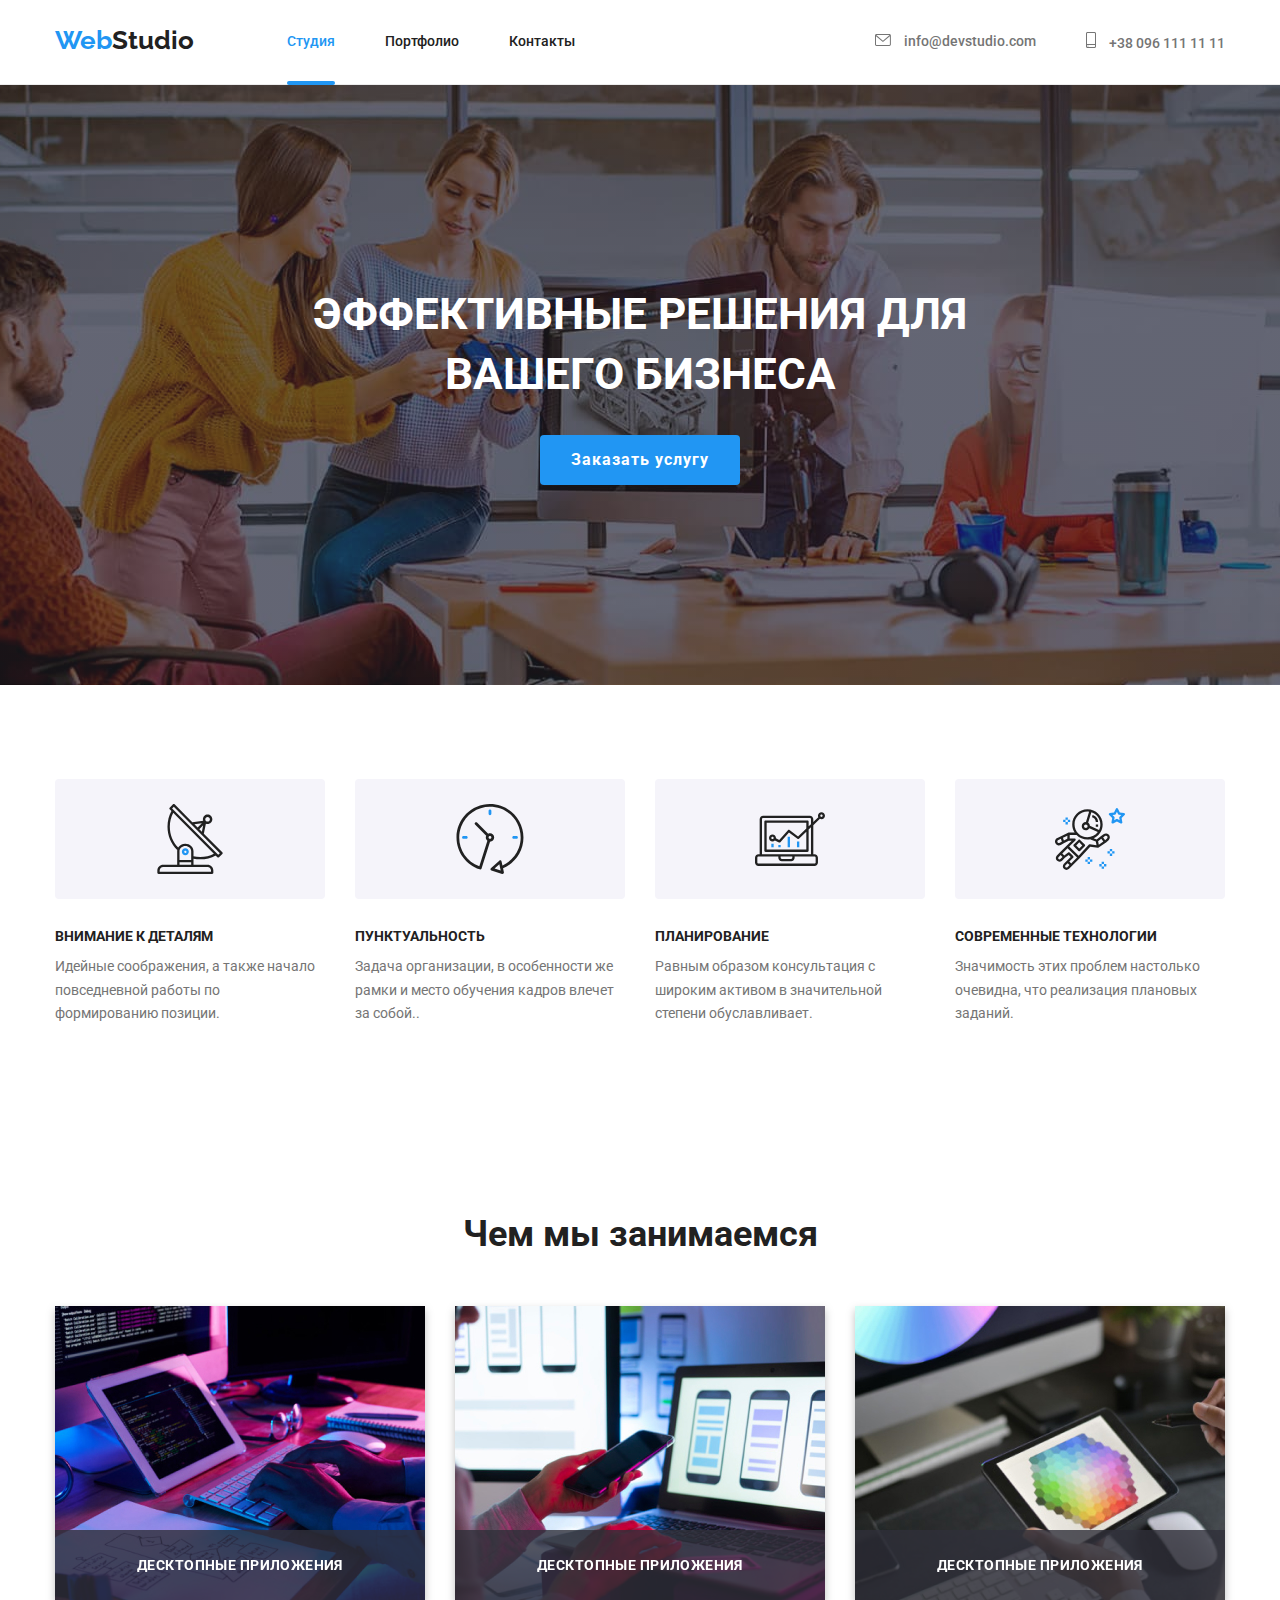
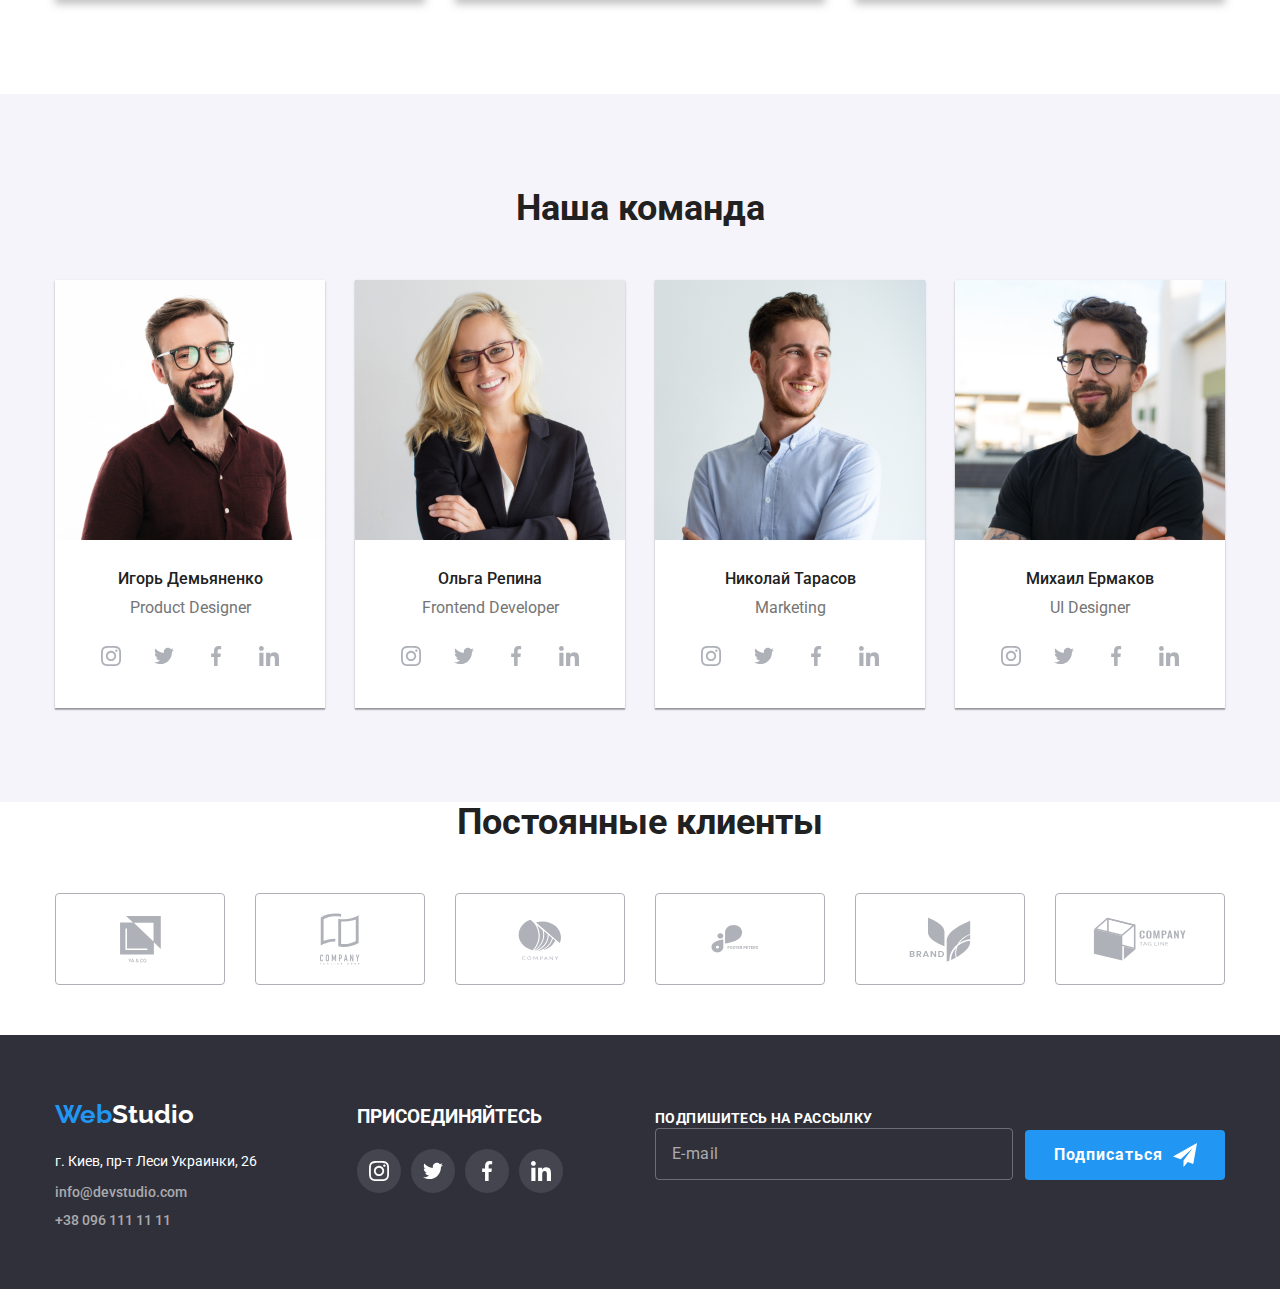
<file: index.html>
<!DOCTYPE html>
<html lang="ru">
  <head>
    <meta charset="UTF-8" />
    <meta http-equiv="X-UA-Compatible" content="IE=edge" />
    <meta name="viewport" content="width=device-width, initial-scale=1.0" />
    <link rel="preconnect" href="https://fonts.gstatic.com" />
    <title>WebStudio</title>
    <link
      href="https://fonts.googleapis.com/css2?family=Raleway:wght@700&family=Roboto:wght@400;500;700;900&display=swap"
      rel="stylesheet"
    />
    <link
      rel="stylesheet"
      href="https://cdnjs.cloudflare.com/ajax/libs/modern-normalize/1.0.0/modern-normalize.min.css"
    />
    <link rel="stylesheet" href="css/main.min.css" />
  </head>
  <body>
    <!--Шапка-->
    <header class="header">
      <div class="container header__container">
        <nav class="site-nav">
          <a href="./index.html" class="logo header__logo">
            <span class="logo__part">Web</span>
            Studio
          </a>

          <ul class="site-nav__list">
            <li class="site-nav__item">
              <a class="site-nav__link site-nav__link--active" href="">Студия</a>
            </li>
            <li class="site-nav__item">
              <a class="site-nav__link" href="./portfolio.html">Портфолио</a>
            </li>
            <li class="site-nav__item">
              <a class="site-nav__link" href="">Контакты</a>
            </li>
          </ul>
        </nav>

        <ul class="contact__list">
          <li class="contact__item">
            <a class="contact__link" href="mailto:info@devstudio.com">
              <svg class="contact__icon" width="16" height="12">
                <use href="./images/symbol-defs.svg#icon-envelope"></use>
              </svg>
              info@devstudio.com
            </a>
          </li>
          <li class="contact__item">
            <a class="contact__link" href="tel:+380961111111">
              <svg class="contact__icon" width="10" height="16">
                <use href="./images/symbol-defs.svg#icon-smartphone"></use>
              </svg>
              +38 096 111 11 11
            </a>
          </li>
        </ul>
      </div>
    </header>

    <main>
      <!--Герой-->
      <section class="hero">
        <div class="container">
          <h1 class="hero__title">Эффективные решения для вашего бизнеса</h1>

          <button type="button" class="button order-button" data-modal-open>
            Заказать услугу
          </button>
        </div>
      </section>

      <!--Преимущества-->

      <section class="section ">
        <div class="container">
          <h2 class="visually-hidden" class="advantages__title">Наши Преимущества</h2>
          <ul class="advantages__list">
            <li class="advantages__item">
              <div class="advantages__thumb">
                <svg width="70" height="70">
                  <use href="./images/symbol-defs.svg#icon-antenna"></use>
                </svg>
              </div>
              <h3 class="advantages-list__title">Внимание к деталям</h3>
              <p class="advantages-list__text">
                Идейные соображения, а также начало повседневной работы по
                формированию позиции.
              </p>
            </li>
            <li class="advantages__item">
              <div class="advantages__thumb">
                <svg width="70" height="70">
                  <use href="./images/symbol-defs.svg#icon-clock"></use>
                </svg>
              </div>
              <h3 class="advantages-list__title">Пунктуальность</h3>
              <p class="advantages-list__text">
                Задача организации, в особенности же рамки и место обучения
                кадров влечет за собой..
              </p>
            </li>
            <li class="advantages__item">
              <div class="advantages__thumb">
                <svg width="70" height="70">
                  <use href="./images/symbol-defs.svg#icon-diagram"></use>
                </svg>
              </div>
              <h3 class="advantages-list__title">Планирование</h3>
              <p class="advantages-list__text">
                Равным образом консультация с широким активом в значительной
                степени обуславливает.
              </p>
            </li>
            <li class="advantages__item">
              <div class="advantages__thumb">
                <svg width="70" height="70">
                  <use href="./images/symbol-defs.svg#icon-astronaut"></use>
                </svg>
              </div>
              <h3 class="advantages-list__title">Современные технологии</h3>
              <p class="advantages-list__text">
                Значимость этих проблем настолько очевидна, что реализация
                плановых заданий.
              </p>
            </li>
          </ul>
        </div>
      </section>

      <!-- О нас -->

      <section class="section">
        <div class="container">
          <h2 class="section-title">Чем мы занимаемся</h2>
          <ul class="about__list">
            <li class="about__item">
              <div class="about__discription">
                <img src="./images/img.jpg" alt="создаем сайты" width="370" />

                <div class="about__box">
                  <h3 class="about__box--title">Десктопные приложения</h3>
                </div>
              </div>
            </li>
            <li class="about__item">
              <div class="about__discription">
                <img
                  src="./images/box2.jpg"
                  alt="оптимизируем под все типы утройств"
                  width="370"
                />
                <div class="about__box">
                  <h3 class="about__box--title">Десктопные приложения</h3>
                </div>
              </div>
            </li>
            <li class="about__item">
              <div class="about__discription">
                <img
                  src="./images/box3.jpg"
                  alt="техподдержка готового продукта"
                  width="370"
                />
                <div class="about__box">
                  <h3 class="about__box--title">Десктопные приложения</h3>
                </div>
              </div>
            </li>
          </ul>
        </div>
      </section>

      <!-- Наша команда -->

      <section class="section team">
        <div class="container">
          <h2 class="section-title">Наша команда</h2>
          <ul class="team__list">
            <li class="team__item">
              <img
                class="team__image"
                src="./images/img1.jpg"
                alt=""
                width="270"
              />
              <div class="team__box">
                <h3 class="team__name">Игорь Демьяненко</h3>
                <p class="team__position">Product Designer</p>
                <ul class="icon-list">
                  <li>
                    <a href="" class="social-links social-links__icon">
                      <svg class="social-icon" width="20" height="20">
                        <use
                          href="./images/symbol-defs.svg#icon-instagram"
                        ></use>
                      </svg>
                    </a>
                  </li>
                  <li>
                    <a href="" class="social-links social-links__icon">
                      <svg class="social-icon" width="20" height="20">
                        <use href="./images/symbol-defs.svg#icon-twitter"></use>
                      </svg>
                    </a>
                  </li>
                  <li>
                    <a href="" class="social-links social-links__icon">
                      <svg class="social-icon" width="20" height="20">
                        <use
                          href="./images/symbol-defs.svg#icon-facebook"
                        ></use>
                      </svg>
                    </a>
                  </li>
                  <li>
                    <a href="" class="social-links social-links__icon">
                      <svg class="social-icon" width="20" height="20">
                        <use
                          href="./images/symbol-defs.svg#icon-linkedin"
                        ></use>
                      </svg>
                    </a>
                  </li>
                </ul>
              </div>
            </li>

            <li class="team__item">
              <img
                class="team__image"
                src="./images/img2.jpg"
                alt=""
                width="270"
              />
              <div class="team__box">
                <h3 class="team__name">Ольга Репина</h3>
                <p class="team__position">Frontend Developer</p>
                <ul class="icon-list">
                  <li>
                    <a href="" class="social-links social-links__icon">
                      <svg class="social-icon" width="20" height="20">
                        <use
                          href="./images/symbol-defs.svg#icon-instagram"
                        ></use>
                      </svg>
                    </a>
                  </li>
                  <li>
                    <a href="" class="social-links social-links__icon">
                      <svg class="social-icon" width="20" height="20">
                        <use href="./images/symbol-defs.svg#icon-twitter"></use>
                      </svg>
                    </a>
                  </li>
                  <li>
                    <a href="" class="social-links social-links__icon">
                      <svg class="social-icon" width="20" height="20">
                        <use
                          href="./images/symbol-defs.svg#icon-facebook"
                        ></use>
                      </svg>
                    </a>
                  </li>
                  <li>
                    <a href="" class="social-links social-links__icon">
                      <svg class="social-icon" width="20" height="20">
                        <use
                          href="./images/symbol-defs.svg#icon-linkedin"
                        ></use>
                      </svg>
                    </a>
                  </li>
                </ul>
              </div>
            </li>

            <li class="team__item">
              <img
                class="team__image"
                src="./images/img3.jpg"
                alt=""
                width="270"
              />
              <div class="team__box">
                <h3 class="team__name">Николай Тарасов</h3>
                <p class="team__position">Marketing</p>

                <ul class="icon-list">
                  <li>
                    <a href="" class="social-links social-links__icon">
                      <svg class="social-icon" width="20" height="20">
                        <use
                          href="./images/symbol-defs.svg#icon-instagram"
                        ></use>
                      </svg>
                    </a>
                  </li>
                  <li>
                    <a href="" class="social-links social-links__icon">
                      <svg class="social-icon" width="20" height="20">
                        <use href="./images/symbol-defs.svg#icon-twitter"></use>
                      </svg>
                    </a>
                  </li>
                  <li>
                    <a href="" class="social-links social-links__icon">
                      <svg class="social-icon" width="20" height="20">
                        <use
                          href="./images/symbol-defs.svg#icon-facebook"
                        ></use>
                      </svg>
                    </a>
                  </li>

                  <li>
                    <a href="" class="social-links social-links__icon">
                      <svg class="social-icon" width="20" height="20">
                        <use
                          href="./images/symbol-defs.svg#icon-linkedin"
                        ></use>
                      </svg>
                    </a>
                  </li>
                </ul>
              </div>
            </li>

            <li class="team__item">
              <img
                class="team__image"
                src="./images/img4.jpg"
                alt=""
                width="270"
              />
              <div class="team__box">
                <h3 class="team__name">Михаил Ермаков</h3>
                <p class="team__position">UI Designer</p>
                <ul class="icon-list">
                  <li>
                    <a href="" class="social-links social-links__icon">
                      <svg class="social-icon" width="20" height="20">
                        <use
                          href="./images/symbol-defs.svg#icon-instagram"
                        ></use>
                      </svg>
                    </a>
                  </li>
                  <li>
                    <a href="" class="social-links social-links__icon">
                      <svg class="social-icon" width="20" height="20">
                        <use href="./images/symbol-defs.svg#icon-twitter"></use>
                      </svg>
                    </a>
                  </li>
                  <li>
                    <a href="" class="social-links social-links__icon">
                      <svg class="social-icon" width="20" height="20">
                        <use
                          href="./images/symbol-defs.svg#icon-facebook"
                        ></use>
                      </svg>
                    </a>
                  </li>
                  <li>
                    <a href="" class="social-links social-links__icon">
                      <svg class="social-icon" width="20" height="20">
                        <use
                          href="./images/symbol-defs.svg#icon-linkedin"
                        ></use>
                      </svg>
                    </a>
                  </li>
                </ul>
              </div>
            </li>
          </ul>
        </div>
      </section>

      <!-- Постояные клиенты -->

      <section>
        <div class="container">
          <h2 class="section-title">Постоянные клиенты</h2>
          <ul class="client__list">
            <li>
              <a href="" class="client__link">
                <svg class="client__icon" width="41" height="46.7">
                  <use href="./images/symbol-defs.svg#icon-first-logo"></use>
                </svg>
              </a>
            </li>
            <li>
              <a href="" class="client__link">
                <svg class="client__icon" width="40" height="52">
                  <use href="./images/symbol-defs.svg#icon-second-logo"></use>
                </svg>
              </a>
            </li>
            <li>
              <a href="" class="client__link">
                <svg class="client__icon" width="43.46" height="41.18">
                  <use href="./images/symbol-defs.svg#icon-third-logo"></use>
                </svg>
              </a>
            </li>
            <li>
              <a href="" class="client__link">
                <svg class="client__icon" width="84.44" height="40.62">
                  <use href="./images/symbol-defs.svg#icon-fourth-logo"></use>
                </svg>
              </a>
            </li>
            <li>
              <a href="" class="client__link">
                <svg class="client__icon" width="62.54" height="45.43">
                  <use href="./images/symbol-defs.svg#icon-fifth-logo"></use>
                </svg>
              </a>
            </li>
            <li>
              <a href="" class="client__link">
                <svg class="client__icon" width="93.79" height="43.93">
                  <use href="./images/symbol-defs.svg#icon-sixth-logo"></use>
                </svg>
              </a>
            </li>
          </ul>
        </div>
      </section>
    </main>

      <!-- Подвал -->
    
      <footer class="color-footer">
      <div class="container">
        <div class="address-footer">
          <a href="./index.html" class="logo">
            <span class="logo__part">Web</span>
            Studio
          </a>
          <address>
            <ul class="footer-contacts">
              <li class="footer-contacts__list">
                <a
                  class=""
                  href="https://goo.gl/maps/qB4iPWVN4ftwvtJb9"
                  target="_blank"
                  rel="noopener noreferrer"
                >
                  <span class="address-text">
                    г. Киев, пр-т Леси Украинки, 26
                  </span>
                </a>
              </li>

              <li class="footer-contacts__list">
                <a class="footer-contacts__link" href="mailto:info@devstudio.com">
                  info@devstudio.com
                </a>
              </li>

              <li class="footer-contacts__list">
                <a class="footer-contacts__link" href="tel:+380961111111">
                  +38 096 111 11 11
                </a>
              </li>
            </ul>
          </address>
        </div>

        <div class="footer-social">
          <h3 class="footer-social__title">Присоединяйтесь</h3>
          <ul class="footer-social__list">
            <li>
              <a href="" class="social-links footer-social__link">
                <svg class="footer-social__icon" width="20" height="20">
                  <use href="./images/symbol-defs.svg#icon-instagram"></use>
                </svg>
              </a>
            </li>
            <li>
              <a href="" class="social-links footer-social__link">
                <svg class="footer-social__icon" width="20" height="20">
                  <use href="./images/symbol-defs.svg#icon-twitter"></use>
                </svg>
              </a>
            </li>
            <li>
              <a href="" class="social-links footer-social__link">
                <svg class="footer-social__icon" width="20" height="20">
                  <use href="./images/symbol-defs.svg#icon-facebook"></use>
                </svg>
              </a>
            </li>
            <li>
              <a href="" class="social-links footer-social__link">
                <svg class="footer-social__icon" width="20" height="20">
                  <use href="./images/symbol-defs.svg#icon-linkedin"></use>
                </svg>
              </a>
            </li>
          </ul>
        </div>

          <!-- Форма "Подпишись" -->

        <form class="footer-form">
          <label>
            <span class="footer-form__title">Подпишитесь на рассылку</span>
            <input
              type="email"
              class="footer-form__input"
              name="sign-up-email"
              placeholder="E-mail"
              required
            />
          </label>
          <button type="submit" class="button footer-form__button">
            Подписаться
            <svg class="footer-form__button_icon" width="24" height="24">
              <use href="./images/symbol-defs.svg#icon-iconsend"></use>
            </svg>
          </button>
        </form>
      </div>
    </footer>

      <!-- Модальное окно -->

    <div class="backdrope is-hidden" data-modal>
      <div class="modal">
        <button data-modal-close class="modal__button">
          <svg class="modal__button_close">
            <use href="./images/symbol-defs.svg#icon-close"></use>
          </svg>
        </button>

<!-- Форма модального окна -->

        <form class="form-field">
          <h3 class="form-field__title">
            Оставьте свои данные, мы вам перезвоним
          </h3>
          <label class="form-field__label">
            Имя
            <span class="form-field__input_wrapper">
              <input type="text" class="form-field__input" name="user-name" required />
              <svg class="form-field__input_icon" width="18" height="18">
                <use href="./images/symbol-defs.svg#icon-personblack"></use>
              </svg>
            </span>
          </label>
          <label class="form-field__label">
            Телефон
            <span class="form-field__input_wrapper">
              <input type="tel" class="form-field__input" name="user-phone" required />
              <svg class="form-field__input_icon" width="18" height="18">
                <use
                  href="./images/symbol-defs.svg#icon-phoneblack"
                  class
                ></use>
              </svg>
            </span>
          </label>
          <label class="form-field__label">
            Почта
            <span class="form-field__input_wrapper">
              <input
                type="email"
                class="form-field__input"
                name="user-email"
                required
              />
              <svg class="form-field__input_icon" width="18" height="18">
                <use href="./images/symbol-defs.svg#icon-emailblack"></use>
              </svg>
            </span>
          </label>
          <label class="form-field__label_comment">
            Комментарий
            <textarea
              name="user-comment"
              class="form-field__textarea"
              placeholder="Введите текст"
            ></textarea>
          </label>
          <label class="form-field__checkbox">
            <input
              type="checkbox"
              class="form-field__checkbox_input"
              name="checkbox-policy"
              required
            />
            <span class="form-field__checkbox_custom"></span>
            Соглашаюсь с рассылкой и принимаю
            <a href="#" class="policy-link">&nbsp;Условия договора</a>
          </label>
          <button type="submit" class="button form-field__button_submit">Отправить</button>
        </form>
      </div>
    </div>
    <script src="./js/modal.js"></script>
  </body>
</html>
</file>
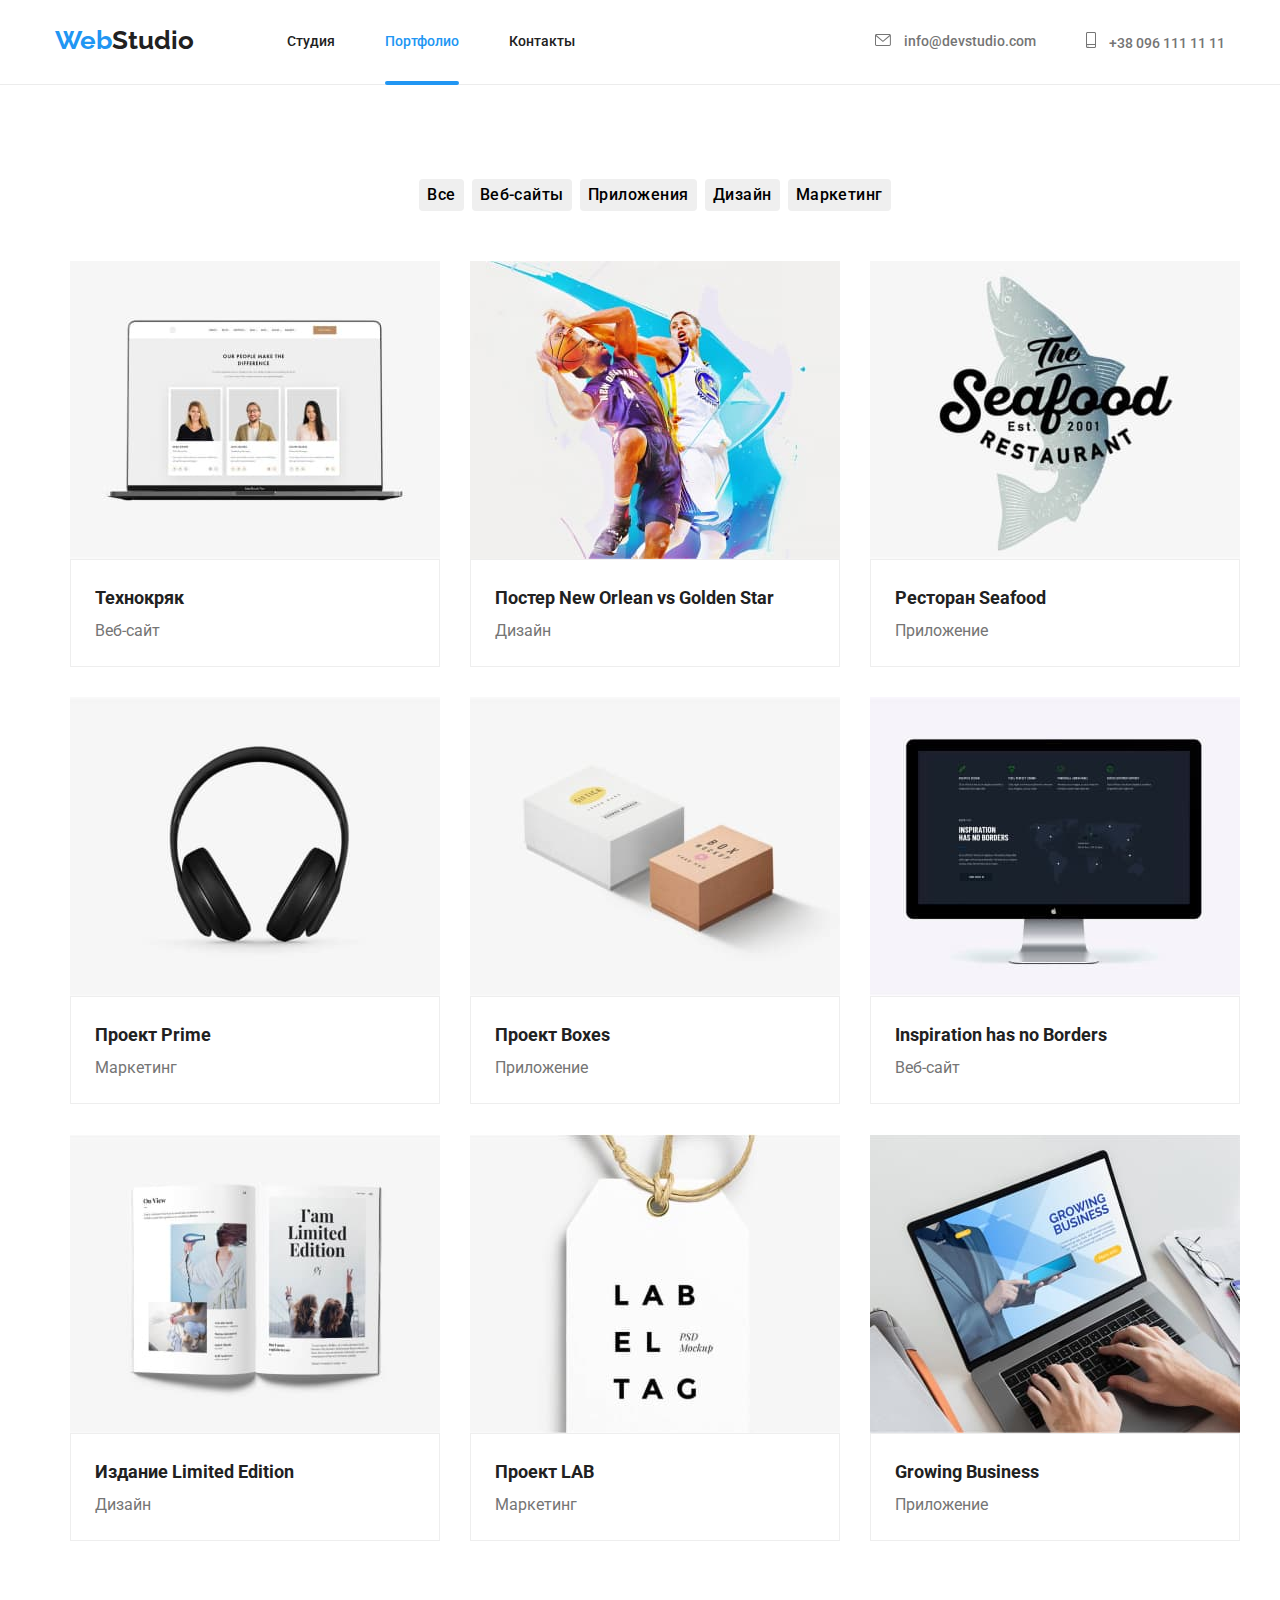
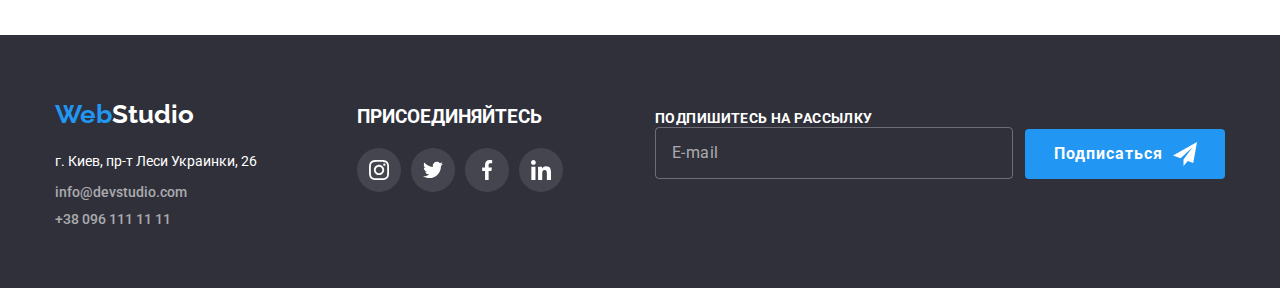
<file: portfolio.html>
<!DOCTYPE html>
<html lang="ru">
  <head>
    <meta charset="UTF-8" />
    <meta http-equiv="X-UA-Compatible" content="IE=edge" />
    <meta name="viewport" content="width=device-width, initial-scale=1.0" />
    <link rel="preconnect" href="https://fonts.gstatic.com" />
    <link
      href="https://fonts.googleapis.com/css2?family=Raleway:wght@700&family=Roboto:wght@400;500;700;900&display=swap"
      rel="stylesheet"
    />
    <link
      rel="stylesheet"
      href="https://cdnjs.cloudflare.com/ajax/libs/modern-normalize/1.0.0/modern-normalize.min.css"
    />
    <link rel="stylesheet" href="css/main.min.css" />
    <title>Portfolio</title>
  </head>

  <body>
    <!--Шапка-->

    <header class="header">
      <div class="container header__container">
        <nav class="site-nav">
          <a href="./index.html" class="logo header__logo">
            <span class="logo__part">Web</span>
            Studio
          </a>

          <ul class="site-nav__list">
            <li class="site-nav__item">
              <a class="site-nav__link" href="./index.html">Студия</a>
            </li>
            <li class="site-nav__item">
              <a class="site-nav__link site-nav__link--active" href="">Портфолио</a>
            </li>
            <li class="site-nav__item">
              <a class="site-nav__link" href="">Контакты</a>
            </li>
          </ul>
        </nav>

        <ul class="contact__list">
          <li class="contact__item">
            <a class="contact__link" href="mailto:info@devstudio.com">
              <svg class="contact__icon" width="16" height="12">
                <use href="./images/symbol-defs.svg#icon-envelope"></use>
              </svg>
              info@devstudio.com
            </a>
          </li>
          <li class="contact__item">
            <a class="contact__link" href="tel:+380961111111">
              <svg class="contact__icon" width="10" height="16">
                <use href="./images/symbol-defs.svg#icon-smartphone"></use>
              </svg>
              +38 096 111 11 11
            </a>
          </li>
        </ul>
      </div>
    </header>
    <!--Проекты-->
    <main>
      <div class="container">

      <section class="section">
        <h1 class="visually-hidden">Портфолио</h1>

        <div class="container">
          <ul class="button-list">
            <li class="button-list__item">
              <button type="button" class="button-list__button">Все</button>
            </li>

            <li class="button-list__item">
              <button type="button" class="button-list__button">Веб-сайты</button>
            </li>

            <li class="button-list__item">
              <button type="button" class="button-list__button">Приложения</button>
            </li>

            <li class="button-list__item">
              <button type="button" class="button-list__button">Дизайн</button>
            </li>

            <li class="button-list__item">
              <button type="button" class="button-list__button">Маркетинг</button>
            </li>
          </ul>

          <h2 hidden="">--Проекты--</h2>

          <ul class="projects-list">
            <li class="project-list__item">
              <a href="" class="project-list__links">
                <div class="box">
                  <img
                    class="project-icon"
                    src="./images/techno.jpg"
                    alt="технокряк"
                    width="370"
                  />
                  <div class="overlay">
                    <p class="overlay__text">
                      Технокряк это современная площадка распространения
                      коронавируса. Компании используют эту платформу для
                      цифрового шпионажа и атак на защищённые сервера
                      конкурентов.
                    </p>
                  </div>
                </div>

                <div class="card">
                  <h3 class="card__titel">Технокряк</h3>
                  <p class="card__text">Веб-сайт</p>
                </div>
              </a>
            </li>

            <li class="project-list__item">
              <a href="" class="project-list__links">
                <img
                  class="project-icon"
                  src="./images/poster.jpg"
                  alt="постер"
                  width="370"
                />
                <div class="card">
                  <h3 class="card__titel">
                    Постер New Orlean vs Golden Star
                  </h3>
                  <p class="card__text">Дизайн</p>
                </div>
              </a>
            </li>

            <li class="project-list__item">
              <a href="" class="project-list__links">
                <img
                  class="project-icon"
                  src="./images/restorant.jpg"
                  alt="ресторан"
                  width="370"
                />
                <div class="card">
                  <h3 class="card__titel">Ресторан Seafood</h3>
                  <p class="card__text">Приложение</p>
                </div>
              </a>
            </li>

            <li class="project-list__item">
              <a href="" class="project-list__links">
                <img
                  class="project-icon"
                  src="./images/project-prime.jpg"
                  alt="наушники"
                  width="370"
                />
                <div class="card">
                  <h3 class="card__titel">Проект Prime</h3>
                  <p class="card__text">Маркетинг</p>
                </div>
              </a>
            </li>

            <li class="project-list__item">
              <a href="" class="project-list__links">
                <img
                  class="project-icon"
                  src="./images/project-b.jpg"
                  alt="коробки"
                  width="370"
                />
                <div class="card">
                  <h3 class="card__titel">Проект Boxes</h3>
                  <p class="card__text">Приложение</p>
                </div>
              </a>
            </li>

            <li class="project-list__item">
              <a href="" class="project-list__links">
                <img
                  class="project-icon"
                  src="./images/inspiration.jpg"
                  alt="монитор"
                  width="370"
                />
                <div class="card">
                  <h3 class="card__titel">Inspiration has no Borders</h3>
                  <p class="card__text">Веб-сайт</p>
                </div>
              </a>
            </li>

            <li class="project-list__item">
              <a href="" class="project-list__links">
                <img
                  class="project-icon"
                  src="./images/book.jpg"
                  alt="книга"
                  width="370"
                />
                <div class="card">
                  <h3 class="card__titel">Издание Limited Edition</h3>
                  <p class="card__text">Дизайн</p>
                </div>
              </a>
            </li>

            <li class="project-list__item">
              <a href="" class="project-list__links">
                <img
                  class="project-icon"
                  src="./images/project-lab.jpg"
                  alt="лейба"
                  width="370"
                />
                <div class="card">
                  <h3 class="card__titel">Проект LAB</h3>
                  <p class="card__text">Маркетинг</p>
                </div>
              </a>
            </li>

            <li class="project-list__item">
              <a href="" class="project-list__links">
                <img
                  class="project-icon"
                  src="./images/growing.jpg"
                  alt="ноутбук"
                  width="370"
                />
                <div class="card">
                  <h3 class="card__titel">Growing Business</h3>
                  <p class="card__text">Приложение</p>
                </div>
              </a>
            </li>
          </ul>
        </div>
      </section>
    </main>
    <!--Подвал-->
<footer class="color-footer">
      <div class="container">
        <div class="address-footer">
          <a href="./index.html" class="logo">
            <span class="logo__part">Web</span>
            Studio
          </a>
          <address>
            <ul class="footer-contacts">
              <li class="footer-contacts__list">
                <a
                  class=""
                  href="https://goo.gl/maps/qB4iPWVN4ftwvtJb9"
                  target="_blank"
                  rel="noopener noreferrer"
                >
                  <span class="address-text">
                    г. Киев, пр-т Леси Украинки, 26
                  </span>
                </a>
              </li>

              <li class="footer-contacts__list">
                <a class="footer-contacts__link" href="mailto:info@devstudio.com">
                  info@devstudio.com
                </a>
              </li>

              <li class="footer-contacts__list">
                <a class="footer-contacts__link" href="tel:+380961111111">
                  +38 096 111 11 11
                </a>
              </li>
            </ul>
          </address>
        </div>

        <div class="footer-social">
          <h3 class="footer-social__title">Присоединяйтесь</h3>
          <ul class="footer-social__list">
            <li>
              <a href="" class="social-links footer-social__link">
                <svg class="footer-social__icon" width="20" height="20">
                  <use href="./images/symbol-defs.svg#icon-instagram"></use>
                </svg>
              </a>
            </li>
            <li>
              <a href="" class="social-links footer-social__link">
                <svg class="footer-social__icon" width="20" height="20">
                  <use href="./images/symbol-defs.svg#icon-twitter"></use>
                </svg>
              </a>
            </li>
            <li>
              <a href="" class="social-links footer-social__link">
                <svg class="footer-social__icon" width="20" height="20">
                  <use href="./images/symbol-defs.svg#icon-facebook"></use>
                </svg>
              </a>
            </li>
            <li>
              <a href="" class="social-links footer-social__link">
                <svg class="footer-social__icon" width="20" height="20">
                  <use href="./images/symbol-defs.svg#icon-linkedin"></use>
                </svg>
              </a>
            </li>
          </ul>
        </div>

          <!-- Форма "Подпишись" -->

        <form class="footer-form">
          <label>
            <span class="footer-form__title">Подпишитесь на рассылку</span>
            <input
              type="email"
              class="footer-form__input"
              name="sign-up-email"
              placeholder="E-mail"
              required
            />
          </label>
          <button type="submit" class="button footer-form__button">
            Подписаться
            <svg class="footer-form__button_icon" width="24" height="24">
              <use href="./images/symbol-defs.svg#icon-iconsend"></use>
            </svg>
          </button>
        </form>
      </div>
    </footer>
  </body>
</html>
</file>
<file: css/main.min.css>
:root{--header-border: #ececec;--highlight-hover: #188ce8;--border-solid: #eeeeee;--background-white: #f5f4fa;--dark-grey: rgba(47, 48, 58, 0.8);--hero-background: #2f303a;--white-rgba: rgba(255, 255, 255, 0.6);--main-text-color: #212121;--secondary-text-color: #757575;--background-color: #ffffff;--highlight-color: #2196f3;--card-set-gap: 30px;--social-color: #afb1b8;--form-input-color: rgba(33, 33, 33, 0.2);--placeholder: rgba(117, 117, 117, 0.5);--footer-border-color: rgba(255, 255, 255, 0.3)}.visually-hidden{position:absolute;width:1px;height:1px;margin:-1px;border:0;padding:0;white-space:nowrap;-webkit-clip-path:inset(100%);clip-path:inset(100%);clip:rect(0 0 0 0);overflow:hidden}body{text-decoration:none;font-family:Roboto, Sans-sarif;list-style:none;padding:0;color:var(--main-text-color)}h1,h2,h3{margin:0}a{text-decoration:none;margin:0;color:inherit}ul{list-style:none;padding:0;margin:0}img{display:block;min-width:100%}*,*::before,*::after{margin:0}.container{margin:0 auto;width:1200px;padding-left:15px;padding-right:15px}.section{margin:0;padding:94px 0}.logo{display:block;margin-right:93px;padding-top:24px;padding-bottom:25px;font-family:Raleway;font-style:normal;font-weight:700;font-size:26px;line-height:1, 2;text-decoration:none;color:var(--black)}.logo{display:-webkit-box;display:-ms-flexbox;display:flex;margin-bottom:0}.logo__part{color:var(--highlight-color)}.button{display:-webkit-box;display:-ms-flexbox;display:flex;-webkit-box-pack:center;-ms-flex-pack:center;justify-content:center;-webkit-box-align:center;-ms-flex-align:center;align-items:center;text-align:center;border:none;border-radius:4px;margin-left:auto;margin-right:auto;width:200px;height:50px;font-family:inherit;font-style:normal;font-weight:700;font-size:16px;line-height:1.87;cursor:pointer;letter-spacing:0.06em;background-color:var(--highlight-color);color:var(--background-color);-webkit-transition:background-color 250ms cubic-bezier(0.4, 0, 0.2, 1),color 250ms cubic-bezier(0.4, 0, 0.2, 1);transition:background-color 250ms cubic-bezier(0.4, 0, 0.2, 1),color 250ms cubic-bezier(0.4, 0, 0.2, 1)}.button:hover,.button:focus{background-color:var(--highlight-hover)}.footer-form__button:hover,.footer-form__button:focus{background-color:var(--highlight-hover)}.section-title{text-align:center;margin:0;margin-bottom:50px;font-style:normal;font-weight:700;font-size:36px;line-height:1.16;color:var(--main-text-color)}.social-links{display:-webkit-box;display:-ms-flexbox;display:flex;-webkit-box-pack:center;-ms-flex-pack:center;justify-content:center;-webkit-box-align:center;-ms-flex-align:center;align-items:center;width:44px;height:44px;border-radius:50%}.header{border-bottom:1px solid var(--header-border)}.header__container{display:-webkit-box;display:-ms-flexbox;display:flex;-webkit-box-align:center;-ms-flex-align:center;align-items:center}.site-nav{display:-webkit-box;display:-ms-flexbox;display:flex;-webkit-box-pack:justify;-ms-flex-pack:justify;justify-content:space-between}.site-nav__list{display:-webkit-box;display:-ms-flexbox;display:flex;margin:0}.site-nav__item{list-style-type:none}.site-nav__item:not(:last-child){margin-right:50px}.site-nav__list .site-nav__link.site-nav__link--active{position:relative;color:var(--highlight-color)}.site-nav__link--active::after{position:absolute;content:'';bottom:0;left:0;height:4px;width:100%;background-color:var(--highlight-color);border-radius:2px;margin-bottom:-3px}.site-nav__list .site-nav__link.site-nav__link--active{color:var(--highlight-color)}.site-nav__link{display:block;padding-top:32px;padding-bottom:32px;text-decoration:none;font-style:normal;font-weight:500;font-size:14px;line-height:1.14;color:var(--main-text-color);-webkit-transition:color 250ms cubic-bezier(0.4, 0, 0.2, 1);transition:color 250ms cubic-bezier(0.4, 0, 0.2, 1)}.site-nav__link:hover,.site-nav__link:focus{color:var(--highlight-color)}.contact__list{display:-webkit-box;display:-ms-flexbox;display:flex;-webkit-box-align:center;-ms-flex-align:center;align-items:center;margin-left:auto}.contact__item{list-style-type:none}.contact__item:not(:last-child){margin-right:50px}.contact__item{display:-webkit-box;display:-ms-flexbox;display:flex;-webkit-box-align:center;-ms-flex-align:center;align-items:center;padding-top:32px;padding-bottom:32px;text-decoration:none;font-style:normal;font-weight:500;font-size:14px;line-height:1.14;color:var(--secondary-text-color);fill:var(--secondary-text-color);-webkit-transition:color 250ms cubic-bezier(0.4, 0, 0.2, 1),fill 250ms cubic-bezier(0.4, 0, 0.2, 1);transition:color 250ms cubic-bezier(0.4, 0, 0.2, 1),fill 250ms cubic-bezier(0.4, 0, 0.2, 1)}.contact__item:hover,.contact__item:focus{color:var(--highlight-color);fill:var(--highlight-color)}.contact__icon{margin-right:10px}.hero{max-width:1600px;margin-left:auto;margin-right:auto;text-align:center;padding-top:200px;padding-bottom:200px;background-image:-webkit-gradient(linear, left top, left bottom, from(rgba(47,48,58,0.4)), to(rgba(47,48,58,0.4))),url("../images/imghero.jpg");background-image:linear-gradient(rgba(47,48,58,0.4), rgba(47,48,58,0.4)),url("../images/imghero.jpg");background-repeat:no-repeat;background-position:center;background-size:cover;background-color:var(--hero-background)}.hero__title{margin-right:auto;margin-left:auto;width:696px;margin-bottom:30px;text-transform:uppercase;color:var(--background-color);font-style:normal;font-weight:700;font-size:44px;line-height:1.36}.order-button:hover,.order-button:focus{color:var(--background-color);background-color:var(--highlight-hover)}.backdrope.is-hidden{visibility:hidden;pointer-events:none;opacity:0}.backdrope{position:fixed;top:0;left:0;width:100%;height:100%;background:rgba(0,0,0,0.2);z-index:2;opacity:1;-webkit-transition:opacity 250ms cubic-bezier(0.4, 0, 0.2, 1),visibility 500ms cubic-bezier(0.075, 0.82, 0.165, 1);transition:opacity 250ms cubic-bezier(0.4, 0, 0.2, 1),visibility 500ms cubic-bezier(0.075, 0.82, 0.165, 1)}.backdrope.is-hidden .modal{-webkit-transform:translate(50%, 50%) scale(0.3);transform:translate(50%, 50%) scale(0.3)}.modal{position:absolute;top:50%;left:50%;-webkit-transform:translate(-50%, -50%);transform:translate(-50%, -50%);width:528px;height:581px;background-color:var(--background-color);padding:40px}.modal__button{position:absolute;top:8px;right:8px;width:30px;height:30px;border:1px solid rgba(0,0,0,0.1);display:-webkit-box;display:-ms-flexbox;display:flex;-webkit-box-pack:center;-ms-flex-pack:center;justify-content:center;-webkit-box-align:center;-ms-flex-align:center;align-items:center;padding:0;border-radius:50%;cursor:pointer;background-color:var(--background-color);-webkit-transition:border-color 250ms cubic-bezier(0.4, 0, 0.2, 1) color 250ms cubic-bezier(0.4, 0, 0.2, 1) fill 250ms cubic-bezier(0.4, 0, 0.2, 1);transition:border-color 250ms cubic-bezier(0.4, 0, 0.2, 1) color 250ms cubic-bezier(0.4, 0, 0.2, 1) fill 250ms cubic-bezier(0.4, 0, 0.2, 1)}.modal__button:hover,.modal__button:focus{color:var(--highlight-color);fill:var(--highlight-color)}.modal__button_close{width:18px;height:18px}.is-hidden{visibility:hidden;opacity:0;pointer-events:none}.form-field{display:-webkit-box;display:-ms-flexbox;display:flex;-webkit-box-orient:vertical;-webkit-box-direction:normal;-ms-flex-direction:column;flex-direction:column;-webkit-box-align:center;-ms-flex-align:center;align-items:center}.form-field__title{margin-bottom:12px;font-weight:bold;font-size:20px;line-height:1.15;text-align:center;letter-spacing:0.03em;color:var(--main-text-color)}.form-field__label{display:block;width:100%;margin-bottom:10px;font-size:12px;line-height:1.17;letter-spacing:0.01em;color:var(--secondary-text-color)}.form-field__input_wrapper{position:relative;display:block;width:100%}.form-field__input_wrapper:hover .form-field__input_wrapper:focus{border-color:var(--highlight-color);fill:var(--highlight-color)}.form-field__input{display:block;width:100%;padding:12px 42px;margin-top:4px;border:1px solid var(--form-input-color);border-radius:4px;font-size:16px;-webkit-transition:border-color 250ms cubic-bezier(0.4, 0, 0.2, 1);transition:border-color 250ms cubic-bezier(0.4, 0, 0.2, 1)}.form-field__input_icon{position:absolute;top:50%;left:11px;-webkit-transform:translateY(-50%);transform:translateY(-50%);fill:var(--main-text-color);-webkit-transition:fill 250ms cubic-bezier(0.4, 0, 0.2, 1);transition:fill 250ms cubic-bezier(0.4, 0, 0.2, 1)}.form-field__input:focus,.form-field__input:hover{border-color:var(--highlight-color)}.form-field__input:focus+.form-field__input_icon,.form-field__input:hover+.form-field__input_icon{fill:var(--highlight-color)}.form-field__label_comment{display:block;width:100%;margin-bottom:20px;font-size:12px;line-height:1.17;letter-spacing:0.01em;color:var(--secondary-text-color)}.form-field__textarea{display:block;padding:12px 16px;margin-top:4px;width:100%;height:120px;border:1px solid var(--form-input-color);border-radius:4px;resize:none;overflow:hidden;font-size:16px;-webkit-transition:border-color 250ms cubic-bezier(0.4, 0, 0.2, 1);transition:border-color 250ms cubic-bezier(0.4, 0, 0.2, 1)}.form-field__textarea::-webkit-input-placeholder{font-size:12px;line-height:1.17;letter-spacing:0.01em;color:var(--placeholder)}.form-field__textarea:-ms-input-placeholder{font-size:12px;line-height:1.17;letter-spacing:0.01em;color:var(--placeholder)}.form-field__textarea::-ms-input-placeholder{font-size:12px;line-height:1.17;letter-spacing:0.01em;color:var(--placeholder)}.form-field__textarea::placeholder{font-size:12px;line-height:1.17;letter-spacing:0.01em;color:var(--placeholder)}.form-field__textarea:hover,.form-field__textarea:focus{border-color:var(--highlight-color)}.form-field__checkbox{position:relative;padding-left:23px;margin-bottom:30px;font-size:14px;line-height:1.71;letter-spacing:0.03em;color:var(--secondary-text-color);cursor:pointer;-webkit-transition:outline 250ms cubic-bezier(0.4, 0, 0.2, 1);transition:outline 250ms cubic-bezier(0.4, 0, 0.2, 1)}.policy-link{color:var(--highlight-color);text-decoration:underline}.form-field__checkbox_input{position:absolute;width:1px;height:1px;margin:-1px;border:0;padding:0;clip:rect(0 0 0 0);overflow:hidden}.form-field__checkbox_custom{position:absolute;left:0;top:50%;-webkit-transform:translateY(-50%);transform:translateY(-50%);width:16px;height:15px;display:-webkit-inline-box;display:-ms-inline-flexbox;display:inline-flex;-webkit-box-align:center;-ms-flex-align:center;align-items:center;-webkit-box-pack:center;-ms-flex-pack:center;justify-content:center;width:16px;height:15px;border:2px solid var(--main-text-color);border-radius:2px;-webkit-transition:border-color 250ms cubic-bezier(0.4, 0, 0.2, 1),background-color 250ms cubic-bezier(0.4, 0, 0.2, 1);transition:border-color 250ms cubic-bezier(0.4, 0, 0.2, 1),background-color 250ms cubic-bezier(0.4, 0, 0.2, 1)}.form-field__checkbox_input:checked+.form-field__checkbox_custom{border-color:transparent;background-color:var(--highlight-color);background-image:url("../images/checkbox.svg");background-repeat:no-repeat;background-size:contain;background-origin:border-box}.form-field__checkbox_input:checked+.form-field__checkbox_custom:focus{border-color:var(--highlight-color)}.form-field__checkbox_input:focus+.form-field__checkbox_custom{border-color:var(--highlight-color)}.button:hover,.button:focus{background-color:var(--highlight-hover)}.advantages__title{margin:0}.advantages__list{display:-webkit-box;display:-ms-flexbox;display:flex;-webkit-box-pack:justify;-ms-flex-pack:justify;justify-content:space-between}.advantages__item{margin:0}.advantages__item:not(:last-child){margin-right:30px}.advantages__thumb{display:-webkit-box;display:-ms-flexbox;display:flex;-webkit-box-align:center;-ms-flex-align:center;align-items:center;-webkit-box-pack:center;-ms-flex-pack:center;justify-content:center;width:270px;height:120px;background-color:var(--background-white);border-radius:4px;margin-bottom:30px}.advantages-list__title{margin-top:0;margin-bottom:10px;font-style:normal;font-weight:700;font-size:14px;line-height:1.14;text-transform:uppercase}.advantages-list__text{margin:0;font-style:normal;font-weight:400;font-size:14px;line-height:1.71;color:var(--secondary-text-color)}.about__list{display:-webkit-box;display:-ms-flexbox;display:flex}.about__item{-webkit-filter:drop-shadow(0px 4px 4px rgba(0,0,0,0.25));filter:drop-shadow(0px 4px 4px rgba(0,0,0,0.25));list-style-type:none}.about__item:not(:last-child){margin-right:30px}.about__discription{position:relative}.about__box{display:-webkit-box;display:-ms-flexbox;display:flex;-webkit-box-align:center;-ms-flex-align:center;align-items:center;-webkit-box-pack:center;-ms-flex-pack:center;justify-content:center;position:absolute;bottom:0;width:370px;height:70px;display:flex;width:370px;height:70px;background:var(--dark-grey)}.about__box--title{font-weight:bold;font-size:14px;line-height:1.143;text-align:center;letter-spacing:0.03em;text-transform:uppercase;color:var(--background-color)}.team{background-color:var(--background-white)}.team__list{margin:0;display:-webkit-box;display:-ms-flexbox;display:flex}.team__item{list-style-type:none;-webkit-box-shadow:0px 1px 3px rgba(0,0,0,0.12),0px 1px 1px rgba(0,0,0,0.14),0px 2px 1px rgba(0,0,0,0.2);box-shadow:0px 1px 3px rgba(0,0,0,0.12),0px 1px 1px rgba(0,0,0,0.14),0px 2px 1px rgba(0,0,0,0.2);background-color:var(--background-color)}.team__item:not(:last-child){margin-right:30px}.team__box{text-align:center;padding:30px 34px}.team__name{margin:0;padding-bottom:10px;font-style:normal;font-weight:500;font-size:16px;line-height:1.18}.team__position{margin:0;margin-bottom:16px;font-size:16px;line-height:1.18;color:var(--secondary-text-color)}.icon-list{display:-webkit-box;display:-ms-flexbox;display:flex;-webkit-box-pack:justify;-ms-flex-pack:justify;justify-content:space-between}.icon-list:not(:last-child){margin-right:10px}.social-links__icon{fill:var(--social-color);-webkit-transition:background-color 250ms cubic-bezier(0.4, 0, 0.2, 1),fill 250ms cubic-bezier(0.4, 0, 0.2, 1);transition:background-color 250ms cubic-bezier(0.4, 0, 0.2, 1),fill 250ms cubic-bezier(0.4, 0, 0.2, 1)}.social-links__icon:hover,.social-links__icon:focus{background-color:var(--highlight-color);fill:var(--background-color)}.client__list{display:-webkit-box;display:-ms-flexbox;display:flex;margin-bottom:50px}.client__list>li:not(:last-child){margin-right:30px}.client__link{display:-webkit-box;display:-ms-flexbox;display:flex;-webkit-box-pack:center;-ms-flex-pack:center;justify-content:center;-webkit-box-align:center;-ms-flex-align:center;align-items:center;width:170px;height:92px;border:1px solid var(--social-color);border-radius:4px;fill:var(--social-color);-webkit-transition:border 250ms cubic-bezier(0.4, 0, 0.2, 1),fill 250ms cubic-bezier(0.4, 0, 0.2, 1);transition:border 250ms cubic-bezier(0.4, 0, 0.2, 1),fill 250ms cubic-bezier(0.4, 0, 0.2, 1)}.client__link:hover,.client__link:focus{border:1px solid var(--highlight-color);fill:var(--highlight-color)}.client__icon{display:-webkit-box;display:-ms-flexbox;display:flex}.color-footer{padding-top:60px;padding-bottom:60px;margin:0;background-color:var(--hero-background)}.color-footer .logo{color:var(--background-color);padding:0;margin-bottom:20px}.color-footer .container{display:-webkit-box;display:-ms-flexbox;display:flex;-webkit-box-align:baseline;-ms-flex-align:baseline;align-items:baseline}.address-footer{margin-right:70px}.address-text{font-family:Roboto;font-style:normal;font-size:14px;line-height:1.71;color:var(--background-color);-webkit-transition:color 250ms cubic-bezier(0.4, 0, 0.2, 1);transition:color 250ms cubic-bezier(0.4, 0, 0.2, 1)}.address-text:hover,.address-text:focus{color:var(--highlight-color)}.footer-contacts__list{list-style-type:none}.footer-contacts__list:not(:last-child){margin-bottom:9px}.footer-contacts__link{text-decoration:none;font-style:normal;font-weight:500;font-size:14px;line-height:1.14;padding:0;margin:0;color:var(--white-rgba);-webkit-transition:color 250ms cubic-bezier(0.4, 0, 0.2, 1);transition:color 250ms cubic-bezier(0.4, 0, 0.2, 1)}.footer-contacts__link:hover,.footer-contacts__link:focus{color:var(--highlight-color)}.footer-social{padding-top:12px}.footer-social__title{text-transform:uppercase;color:var(--background-color);margin-bottom:20px}.footer-social__list{display:-webkit-box;display:-ms-flexbox;display:flex;-webkit-box-align:center;-ms-flex-align:center;align-items:center;-webkit-box-pack:justify;-ms-flex-pack:justify;justify-content:space-between;width:206px}.footer-social__link{background-color:rgba(255,255,255,0.1);color:var(--background-color);-webkit-transition:background-color 250ms cubic-bezier(0.4, 0, 0.2, 1);transition:background-color 250ms cubic-bezier(0.4, 0, 0.2, 1)}.footer-social__icon{fill:var(--background-color);-webkit-transition:background-color 250ms cubic-bezier(0.4, 0, 0.2, 1);transition:background-color 250ms cubic-bezier(0.4, 0, 0.2, 1)}.footer-social__link:hover,.footer-social__link:focus{background-color:var(--highlight-color)}.footer-form{display:-webkit-box;display:-ms-flexbox;display:flex;margin-left:auto;width:570px;-webkit-box-pack:justify;-ms-flex-pack:justify;justify-content:space-between;-webkit-box-align:end;-ms-flex-align:end;align-items:flex-end}.footer-form__title{display:inline-block;padding-top:12px;font-weight:bold;font-size:14px;line-height:1.14;letter-spacing:0.03em;text-transform:uppercase;color:var(--background-color)}.footer-form__input{width:358px;margin-top:20px 12px 0 0;padding:15px 16px;border:1px solid var(--footer-border-color);-webkit-filter:drop-shadow(0px 4px 4px var(--shadow));filter:drop-shadow(0px 4px 4px var(--shadow));border-radius:4px;background-color:transparent;font-size:16px;line-height:1.25;color:var(--background-color);-webkit-transition:border-color 250ms cubic-bezier(0.4, 0, 0.2, 1);transition:border-color 250ms cubic-bezier(0.4, 0, 0.2, 1)}.footer-form__input::-webkit-input-placeholder{font-size:16px;line-height:1.25;display:-webkit-box;display:flex;-webkit-box-align:center;align-items:center;letter-spacing:0.03em;color:var(--white-rgba)}.footer-form__input:-ms-input-placeholder{font-size:16px;line-height:1.25;display:-ms-flexbox;display:flex;-ms-flex-align:center;align-items:center;letter-spacing:0.03em;color:var(--white-rgba)}.footer-form__input::-ms-input-placeholder{font-size:16px;line-height:1.25;display:-ms-flexbox;display:flex;-ms-flex-align:center;align-items:center;letter-spacing:0.03em;color:var(--white-rgba)}.footer-form__input::placeholder{font-size:16px;line-height:1.25;display:-webkit-box;display:-ms-flexbox;display:flex;-webkit-box-align:center;-ms-flex-align:center;align-items:center;letter-spacing:0.03em;color:var(--white-rgba)}.footer-form__input:hover,.footer-form__input:focus{border-color:var(--background-color)}.footer-form__button{padding:10px 28px 10px 29px}.footer-form__button:hover,.footer-form__button:focus{background-color:var(--highlight-hover)}.footer-form__button_icon{margin-left:10px;fill:var(--background-color)}.button-list{-webkit-box-pack:center;-ms-flex-pack:center;justify-content:center;text-align:center;display:-webkit-box;display:-ms-flexbox;display:flex;list-style-type:none;margin-bottom:50px}.button-list__item:not(:last-child){margin-right:8px}.button-list__button{border-color:transparent;border-radius:4px;font-family:inherit;font-style:normal;font-weight:500;font-size:16px;line-height:1.6;cursor:pointer;letter-spacing:0.03em;-webkit-transition:color 250ms cubic-bezier(0.4, 0, 0.2, 1),background-color 250ms cubic-bezier(0.4, 0, 0.2, 1),-webkit-box-shadow 250ms cubic-bezier(0.4, 0, 0.2, 1);transition:color 250ms cubic-bezier(0.4, 0, 0.2, 1),background-color 250ms cubic-bezier(0.4, 0, 0.2, 1),-webkit-box-shadow 250ms cubic-bezier(0.4, 0, 0.2, 1);transition:color 250ms cubic-bezier(0.4, 0, 0.2, 1),background-color 250ms cubic-bezier(0.4, 0, 0.2, 1),box-shadow 250ms cubic-bezier(0.4, 0, 0.2, 1);transition:color 250ms cubic-bezier(0.4, 0, 0.2, 1),background-color 250ms cubic-bezier(0.4, 0, 0.2, 1),box-shadow 250ms cubic-bezier(0.4, 0, 0.2, 1),-webkit-box-shadow 250ms cubic-bezier(0.4, 0, 0.2, 1)}.button-list__button:hover,.button-list__button:focus{background-color:var(--highlight-color);color:var(--background-color);-webkit-box-shadow:0px 3px 1px rgba(0,0,0,0.1),0px 1px 2px rgba(0,0,0,0.08),0px 2px 2px rgba(0,0,0,0.12);box-shadow:0px 3px 1px rgba(0,0,0,0.1),0px 1px 2px rgba(0,0,0,0.08),0px 2px 2px rgba(0,0,0,0.12)}.projects-list{margin-left:calc(-1 * var(--card-set-gap));margin-top:calc(-1 * var(--card-set-gap));-ms-flex-wrap:wrap;flex-wrap:wrap;display:-webkit-box;display:-ms-flexbox;display:flex}.project-list__links{display:block;-webkit-transition:-webkit-box-shadow 250ms cubic-bezier(0.4, 0, 0.2, 1);transition:-webkit-box-shadow 250ms cubic-bezier(0.4, 0, 0.2, 1);transition:box-shadow 250ms cubic-bezier(0.4, 0, 0.2, 1);transition:box-shadow 250ms cubic-bezier(0.4, 0, 0.2, 1), -webkit-box-shadow 250ms cubic-bezier(0.4, 0, 0.2, 1)}.project-list__links:hover,.project-list__links:focus{-webkit-box-shadow:0px 1px 1px rgba(0,0,0,0.12),0px 4px 4px rgba(0,0,0,0.06),1px 4px 6px rgba(0,0,0,0.16);box-shadow:0px 1px 1px rgba(0,0,0,0.12),0px 4px 4px rgba(0,0,0,0.06),1px 4px 6px rgba(0,0,0,0.16)}.project-list__item{margin-left:var(--card-set-gap);margin-top:var(--card-set-gap);-ms-flex-preferred-size:calc(100% / 3 - var(--card-set-gap));flex-basis:calc(100% / 3 - var(--card-set-gap))}.project-list__links:hover .project-discription{opacity:1;-webkit-transform:translateY(0);transform:translateY(0)}.box{position:relative;overflow:hidden}.overlay{position:absolute;top:0%;left:0;width:100%;height:100%;font-size:18px;line-height:1.5;-webkit-transform:translateY(100%);transform:translateY(100%);-webkit-transition:-webkit-transform 250ms cubic-bezier(0.4, 0, 0.2, 1);transition:-webkit-transform 250ms cubic-bezier(0.4, 0, 0.2, 1);transition:transform 250ms cubic-bezier(0.4, 0, 0.2, 1);transition:transform 250ms cubic-bezier(0.4, 0, 0.2, 1), -webkit-transform 250ms cubic-bezier(0.4, 0, 0.2, 1);background-color:var(--highlight-color);color:var(--background-color);padding:63px 24px}.project-list__links:hover .overlay,.project-list__links:focus .overlay{-webkit-transform:translateY(0);transform:translateY(0)}.project-list img{display:block;width:100%;height:auto}.card{text-align:left;margin:0;padding:20px 24px;border-top:none;border:1px solid var(--border-solid)}.card__titel{margin:0;font-family:Roboto;font-style:normal;font-weight:700;font-size:18px;line-height:2}.card__text{margin:0;font-family:Roboto;font-size:16px;line-height:1.88;color:var(--secondary-text-color)}
/*# sourceMappingURL=main.min.css.map */
</file>
